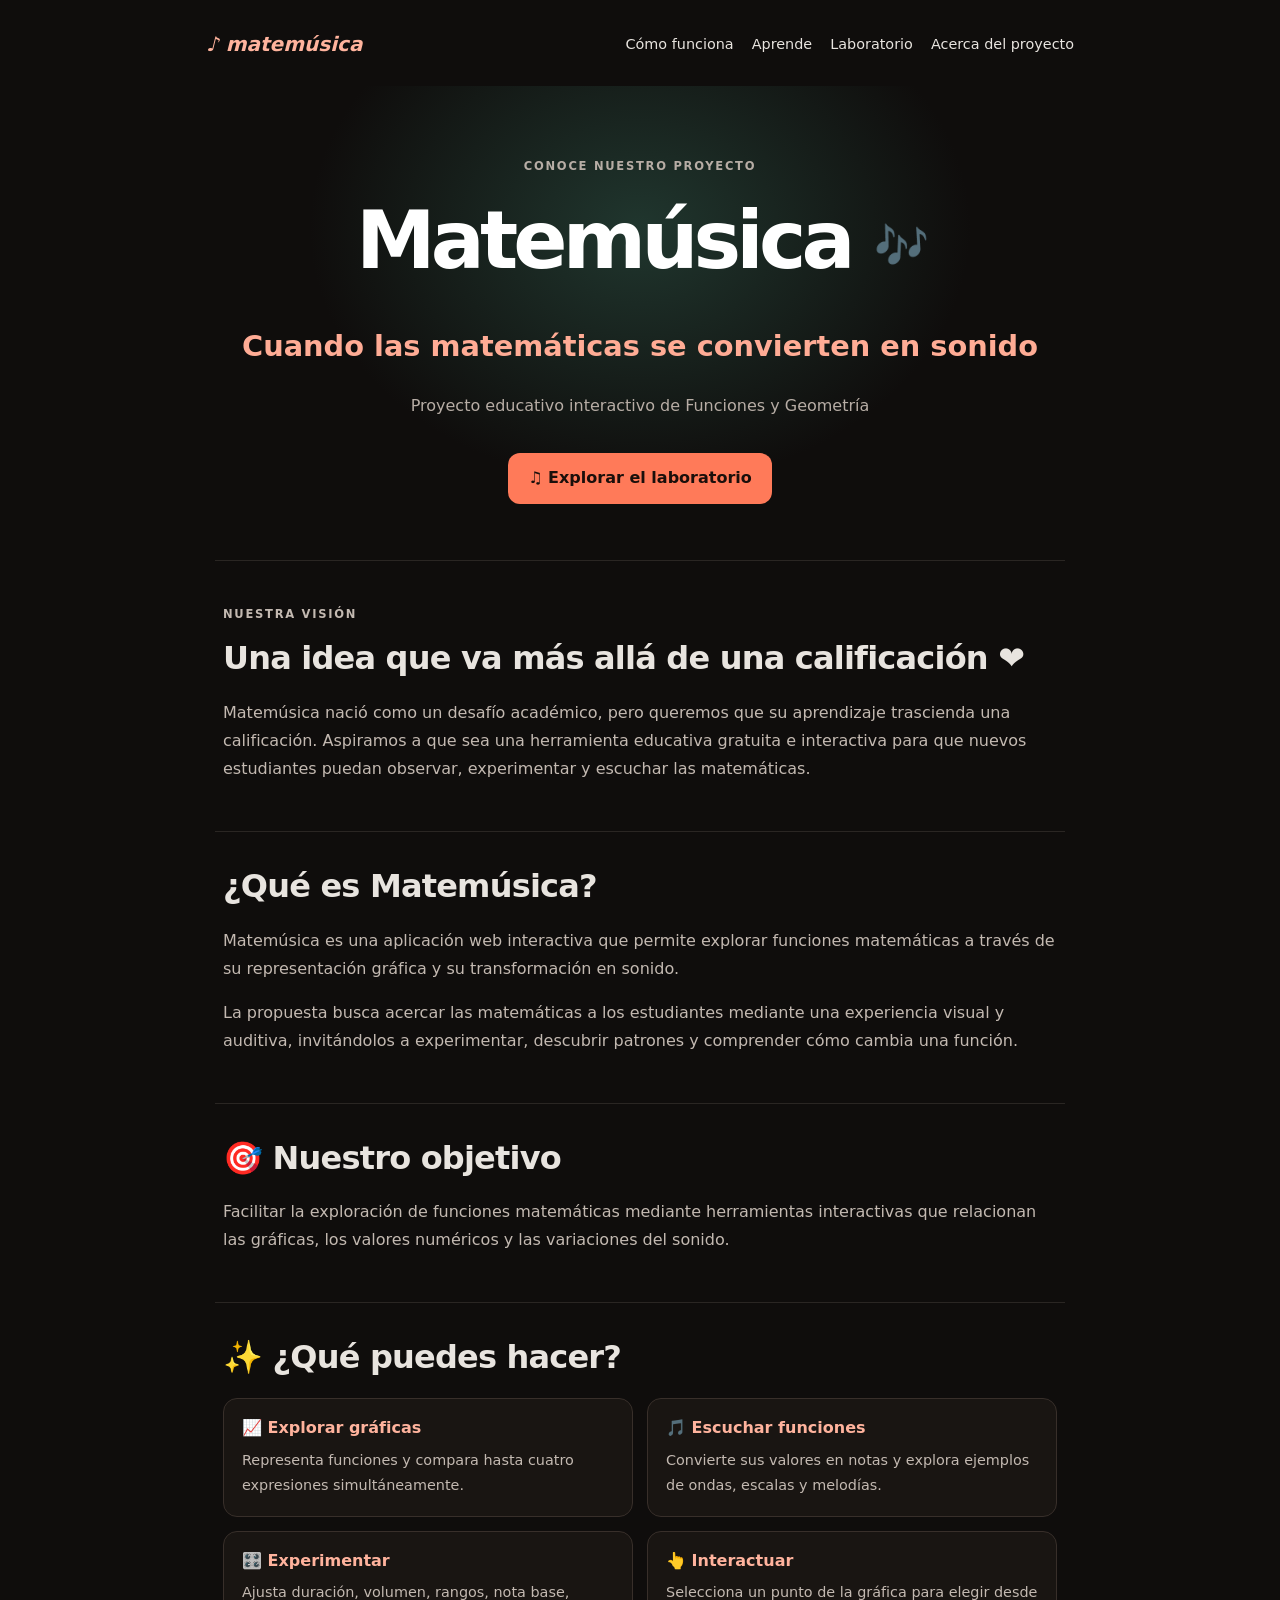
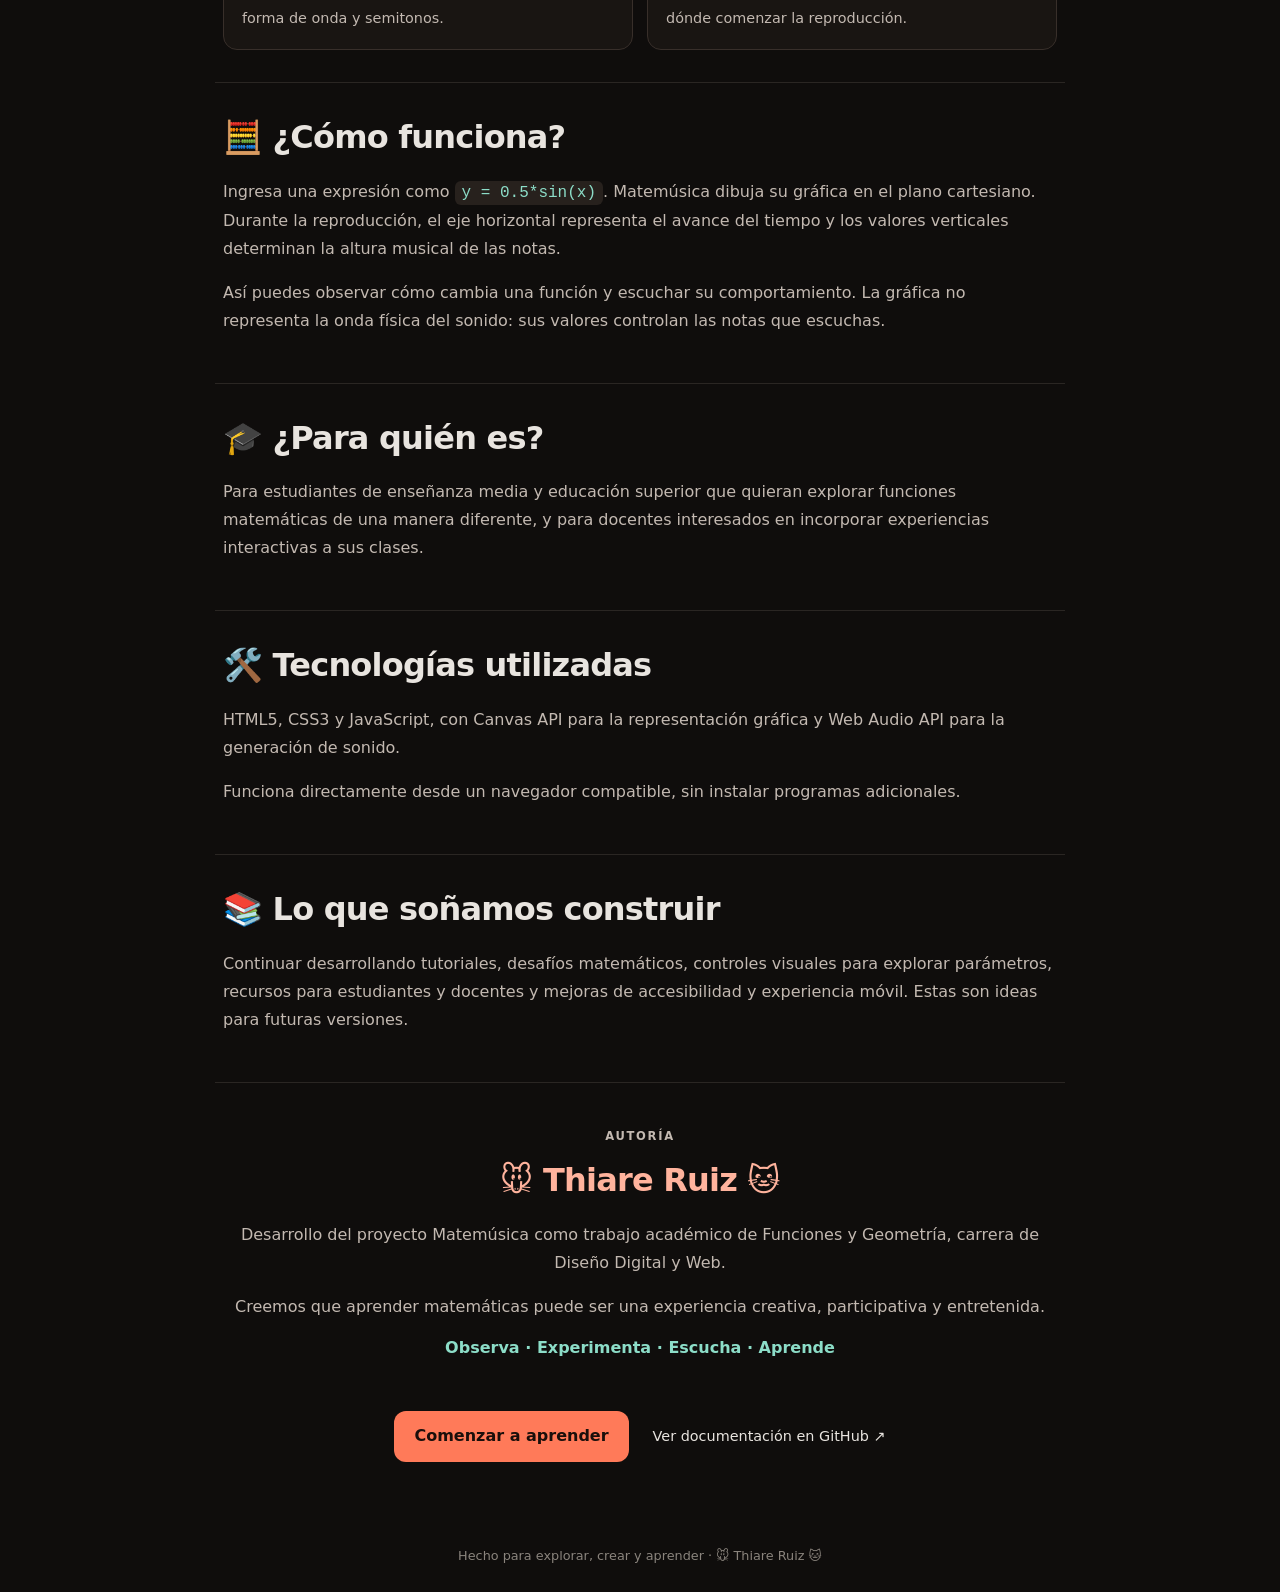
<file: acerca.html>
<!DOCTYPE html>
<html lang="es">
<head><meta charset="utf-8"><meta name="viewport" content="width=device-width,initial-scale=1"><meta name="description" content="Conoce Matemúsica, el proyecto educativo que transforma funciones matemáticas en una experiencia visual y musical."><title>Acerca del proyecto · Matemúsica</title><link rel="stylesheet" href="style.css"></head>
<body>
<header class="site-header"><a class="brand" href="index.html">♪ matemúsica</a><nav aria-label="Navegación principal"><a href="index.html#como-funciona">Cómo funciona</a><a href="index.html#aprende">Aprende</a><a href="index.html#laboratorio">Laboratorio</a><a href="acerca.html" aria-current="page">Acerca del proyecto</a></nav></header>
<main class="about-page">
<section class="about-hero"><p class="eyebrow">CONOCE NUESTRO PROYECTO</p><h1>Matemúsica <span>🎶</span></h1><p class="about-subtitle">Cuando las matemáticas se convierten en sonido</p><p>Proyecto educativo interactivo de Funciones y Geometría</p><a class="cta" href="index.html#laboratorio">♫ Explorar el laboratorio</a></section>
<section class="about-section"><p class="eyebrow">NUESTRA VISIÓN</p><h2>Una idea que va más allá de una calificación ❤️</h2><p>Matemúsica nació como un desafío académico, pero queremos que su aprendizaje trascienda una calificación. Aspiramos a que sea una herramienta educativa gratuita e interactiva para que nuevos estudiantes puedan observar, experimentar y escuchar las matemáticas.</p></section>
<section class="about-section"><h2>¿Qué es Matemúsica?</h2><p>Matemúsica es una aplicación web interactiva que permite explorar funciones matemáticas a través de su representación gráfica y su transformación en sonido.</p><p>La propuesta busca acercar las matemáticas a los estudiantes mediante una experiencia visual y auditiva, invitándolos a experimentar, descubrir patrones y comprender cómo cambia una función.</p></section>
<section class="about-section"><h2>🎯 Nuestro objetivo</h2><p>Facilitar la exploración de funciones matemáticas mediante herramientas interactivas que relacionan las gráficas, los valores numéricos y las variaciones del sonido.</p></section>
<section class="about-section"><h2>✨ ¿Qué puedes hacer?</h2><div class="about-grid"><article><h3>📈 Explorar gráficas</h3><p>Representa funciones y compara hasta cuatro expresiones simultáneamente.</p></article><article><h3>🎵 Escuchar funciones</h3><p>Convierte sus valores en notas y explora ejemplos de ondas, escalas y melodías.</p></article><article><h3>🎛️ Experimentar</h3><p>Ajusta duración, volumen, rangos, nota base, forma de onda y semitonos.</p></article><article><h3>👆 Interactuar</h3><p>Selecciona un punto de la gráfica para elegir desde dónde comenzar la reproducción.</p></article></div></section>
<section class="about-section"><h2>🧮 ¿Cómo funciona?</h2><p>Ingresa una expresión como <code>y = 0.5*sin(x)</code>. Matemúsica dibuja su gráfica en el plano cartesiano. Durante la reproducción, el eje horizontal representa el avance del tiempo y los valores verticales determinan la altura musical de las notas.</p><p>Así puedes observar cómo cambia una función y escuchar su comportamiento. La gráfica no representa la onda física del sonido: sus valores controlan las notas que escuchas.</p></section>
<section class="about-section"><h2>🎓 ¿Para quién es?</h2><p>Para estudiantes de enseñanza media y educación superior que quieran explorar funciones matemáticas de una manera diferente, y para docentes interesados en incorporar experiencias interactivas a sus clases.</p></section>
<section class="about-section"><h2>🛠️ Tecnologías utilizadas</h2><p>HTML5, CSS3 y JavaScript, con Canvas API para la representación gráfica y Web Audio API para la generación de sonido.</p><p>Funciona directamente desde un navegador compatible, sin instalar programas adicionales.</p></section>
<section class="about-section"><h2>📚 Lo que soñamos construir</h2><p>Continuar desarrollando tutoriales, desafíos matemáticos, controles visuales para explorar parámetros, recursos para estudiantes y docentes y mejoras de accesibilidad y experiencia móvil. Estas son ideas para futuras versiones.</p></section>
<section class="about-section about-author"><p class="eyebrow">AUTORÍA</p><h2>🐭 Thiare Ruiz 🐱</h2><p>Desarrollo del proyecto Matemúsica como trabajo académico de Funciones y Geometría, carrera de Diseño Digital y Web.</p><p>Creemos que aprender matemáticas puede ser una experiencia creativa, participativa y entretenida.</p><strong>Observa · Experimenta · Escucha · Aprende</strong></section>
<div class="about-actions"><a class="cta" href="index.html#aprende">Comenzar a aprender</a><a class="secondary-link" href="https://github.com/SonrisitaEventos/matemusica-thiare/blob/main/README.md" target="_blank" rel="noopener noreferrer">Ver documentación en GitHub ↗</a></div>
</main><footer class="site-footer">Hecho para explorar, crear y aprender · 🐭 Thiare Ruiz 🐱</footer>
</body></html>
</file>
<file: style.css>
:root{--bg:#0f0d0c;--fg:#e8e4df;--mut:#8a847d;--line:#2a2623}
*{box-sizing:border-box}
body{margin:0 auto;max-width:900px;padding:16px;background:var(--bg);color:var(--fg);font:16px/1.4 system-ui,sans-serif}
h1{font-size:1.2rem;font-weight:500;font-style:italic;text-align:center;color:var(--mut)}
canvas{display:block;width:100%;aspect-ratio:16/10;background:#141110;border:1px solid var(--line);border-radius:12px;touch-action:none}
.bar,.chips{display:flex;gap:8px;flex-wrap:wrap;margin:12px 0}
button{background:#1c1816;color:var(--fg);border:1px solid #3a3530;border-radius:10px;padding:10px 14px;font:inherit;cursor:pointer}
button.main{background:#ff7a59;border-color:#ff7a59;color:#1a0f0b;font-weight:600}
.chips button{padding:6px 10px;font-size:.85rem}
.fn{display:flex;align-items:center;gap:8px;margin:8px 0}
.dot{width:14px;height:14px;border-radius:50%;flex:none}
input,select{width:100%;min-width:0;background:#1c1816;color:var(--fg);border:1px solid #3a3530;border-radius:8px;padding:9px;font:inherit}
.fn input{font-family:ui-monospace,monospace}
.err{color:#ff8f8f;font-size:.8rem;margin:-4px 0 4px 22px}
.help{font-size:.8rem;color:var(--mut)}
details{margin-top:12px;border:1px solid var(--line);border-radius:12px;padding:10px 12px}
summary{cursor:pointer;color:var(--mut)}
.grid{display:grid;grid-template-columns:repeat(2,1fr);gap:10px;margin-top:10px}
label{display:flex;flex-direction:column;gap:4px;font-size:.8rem;color:var(--mut)}
label.chk{flex-direction:row;align-items:center;gap:8px}
label.chk input{width:auto}

/* Presentación educativa: estilos aislados del simulador original */
html{scroll-behavior:smooth}
.site-header{display:flex;justify-content:space-between;align-items:center;gap:12px;padding:14px 0 28px}
.site-header .brand{font-size:1.25rem;font-style:italic;font-weight:750;color:#ffb39d;text-decoration:none}
.site-header nav{display:flex;flex-wrap:wrap;gap:18px}
.site-header nav a,.secondary-link{color:var(--fg);text-decoration:none;font-size:.9rem}
.site-header a:hover,.secondary-link:hover{text-decoration:underline}
.hero{display:grid;grid-template-columns:1.15fr 1fr;gap:32px;align-items:center;padding:46px 0 65px}
.eyebrow{color:#7fd1b9;letter-spacing:.15em;font-size:.72rem;font-weight:750}
.hero h1{font-size:clamp(2.2rem,5.4vw,4.1rem);line-height:1.08;font-weight:800;font-style:normal;text-align:left;color:#f7f1eb;letter-spacing:-.045em;margin:16px 0 20px}
.hero h1 em{color:#ff9477;font-style:normal}
.hero-copy>p:not(.eyebrow){color:#b7ada5;line-height:1.65}
.hero-actions{display:flex;align-items:center;flex-wrap:wrap;gap:18px;margin-top:28px}
.cta{display:inline-block;background:#ff7a59;color:#1a0f0b;font-weight:750;text-decoration:none;padding:14px 20px;border-radius:12px}
.cta:hover{background:#ff977c}
.hero-note{font-size:.78rem;color:#8a847d!important}
.hero-art{border:1px solid #3a302d;border-radius:24px;padding:24px 18px;background:radial-gradient(circle at 80% 25%,#18352f 0%,transparent 55%),#191412;box-shadow:0 22px 70px #0005}
.hero-art svg{width:100%;height:auto;display:block}
.art-label{font-size:.67rem;letter-spacing:.12em;color:#aaa09a}
.art-equation{font-family:ui-monospace,monospace;color:#ffae96;text-align:center;font-size:1rem}
.intro-steps{padding:34px 0 55px;border-top:1px solid var(--line)}
.intro-steps h2,.lab-intro h2{font-size:clamp(1.6rem,3.4vw,2.4rem);letter-spacing:-.025em;line-height:1.2;margin:10px 0 26px}
.step-grid{display:grid;grid-template-columns:repeat(3,1fr);gap:14px}
.step{border:1px solid #332b27;background:#171311;border-radius:16px;padding:22px}
.step-number{color:#ff977c;font-weight:800;font-size:1.3rem}
.step h3{font-size:1.05rem;margin:12px 0 8px}
.step p{font-size:.9rem;line-height:1.55;color:#b5aaa2;margin:0}
.lab-intro{padding:22px 0 16px;border-top:1px solid var(--line)}
.lab-intro>p:not(.eyebrow){color:#b5aaa2;line-height:1.6}
.lab-tip{background:#1c1a16;border-left:3px solid #7fd1b9;padding:13px 16px;border-radius:0 10px 10px 0}
.site-footer{font-size:.8rem;color:var(--mut);text-align:center;padding:30px 0 12px}
#laboratorio{scroll-margin-top:18px}
@media(max-width:700px){.hero{grid-template-columns:1fr;gap:18px;padding:18px 0 40px}.hero-art{max-width:520px;width:100%}.step-grid{grid-template-columns:1fr}.site-header{align-items:flex-start}.site-header nav{gap:10px}.site-header nav a{font-size:.8rem}.grid{grid-template-columns:1fr}}
@media(prefers-reduced-motion:reduce){html{scroll-behavior:auto}}

/* Guía interactiva para estudiantes */
.learn-guide{padding:30px 0 46px;border-top:1px solid var(--line)}
.learn-guide h2{font-size:clamp(1.7rem,3.6vw,2.5rem);letter-spacing:-.03em;margin:8px 0 12px}
.learn-guide>p:not(.eyebrow){color:#b7ada5;line-height:1.65}
.guide-examples{display:grid;grid-template-columns:repeat(4,minmax(0,1fr));gap:12px;margin:22px 0}
.guide-example{display:flex;flex-direction:column;align-items:flex-start;gap:10px;text-align:left;min-height:152px;padding:16px;background:#1a1513;border:1px solid #40342f;border-radius:14px;transition:border-color .15s,transform .15s}
.guide-example:hover,.guide-example:focus-visible,.guide-example.selected{border-color:#ff9477}
.guide-example:hover{transform:translateY(-2px)}
.guide-example strong{font-size:1rem;color:#ffac95}
.guide-example code{font-size:.78rem;color:#8cddc8;overflow-wrap:anywhere}
.guide-example span{font-size:.82rem;line-height:1.4;color:#b7ada5}
.guide-question{padding:14px 18px;background:#182420;border-left:3px solid #7fd1b9;border-radius:0 12px 12px 0}
.guide-question code,.guide-how code{color:#9de4d0}
.guide-how{margin-top:24px;padding:22px;border:1px solid #3b322e;border-radius:16px;background:#161311}
.guide-how h3{margin:0 0 12px;font-size:1.18rem}
.guide-how p{color:#b7ada5;line-height:1.65}
.guide-how p:last-child{margin-bottom:0}
.guide-clarity{font-size:.85rem}
#aprende{scroll-margin-top:16px}
@media(max-width:800px){.guide-examples{grid-template-columns:repeat(2,minmax(0,1fr))}}
@media(max-width:460px){.guide-examples{grid-template-columns:1fr}.guide-example{min-height:0}}

/* Página informativa del proyecto */
.about-page{max-width:850px;margin:0 auto}
.about-hero{text-align:center;padding:60px 15px 56px;background:radial-gradient(ellipse at 50% 30%,#20362e 0%,transparent 55%);border-bottom:1px solid var(--line)}
.about-hero h1{font-size:clamp(2.8rem,8vw,5rem);font-style:normal;font-weight:850;letter-spacing:-.06em;color:#fff;margin:10px 0}
.about-hero h1 span{font-size:.55em;vertical-align:middle}
.about-subtitle{font-size:clamp(1.2rem,3vw,1.8rem);color:#ffac95!important;font-weight:650}
.about-hero p{color:#b7ada5}
.about-hero .cta{margin-top:20px}
.about-section{padding:32px 8px;border-bottom:1px solid var(--line)}
.about-section h2{font-size:clamp(1.45rem,3.5vw,2rem);letter-spacing:-.025em;margin:0 0 18px}
.about-section p{color:#c3b9b1;line-height:1.75}
.about-section code{background:#27211d;padding:3px 7px;border-radius:6px;color:#8cddc8}
.about-grid{display:grid;grid-template-columns:repeat(2,minmax(0,1fr));gap:14px}
.about-grid article{background:#191512;border:1px solid #382f2a;padding:18px;border-radius:14px}
.about-grid h3{margin:0 0 8px;color:#ffb39d;font-size:1rem}
.about-grid p{margin:0;font-size:.9rem}
.about-author{text-align:center;border-bottom:0}
.about-author h2{color:#ffb39d}
.about-author strong{color:#8cddc8}
.about-actions{display:flex;align-items:center;justify-content:center;gap:24px;flex-wrap:wrap;padding:20px 0 55px}
@media(max-width:550px){.about-grid{grid-template-columns:1fr}.about-hero{padding:35px 10px}.about-section{padding:26px 4px}}
</file>
